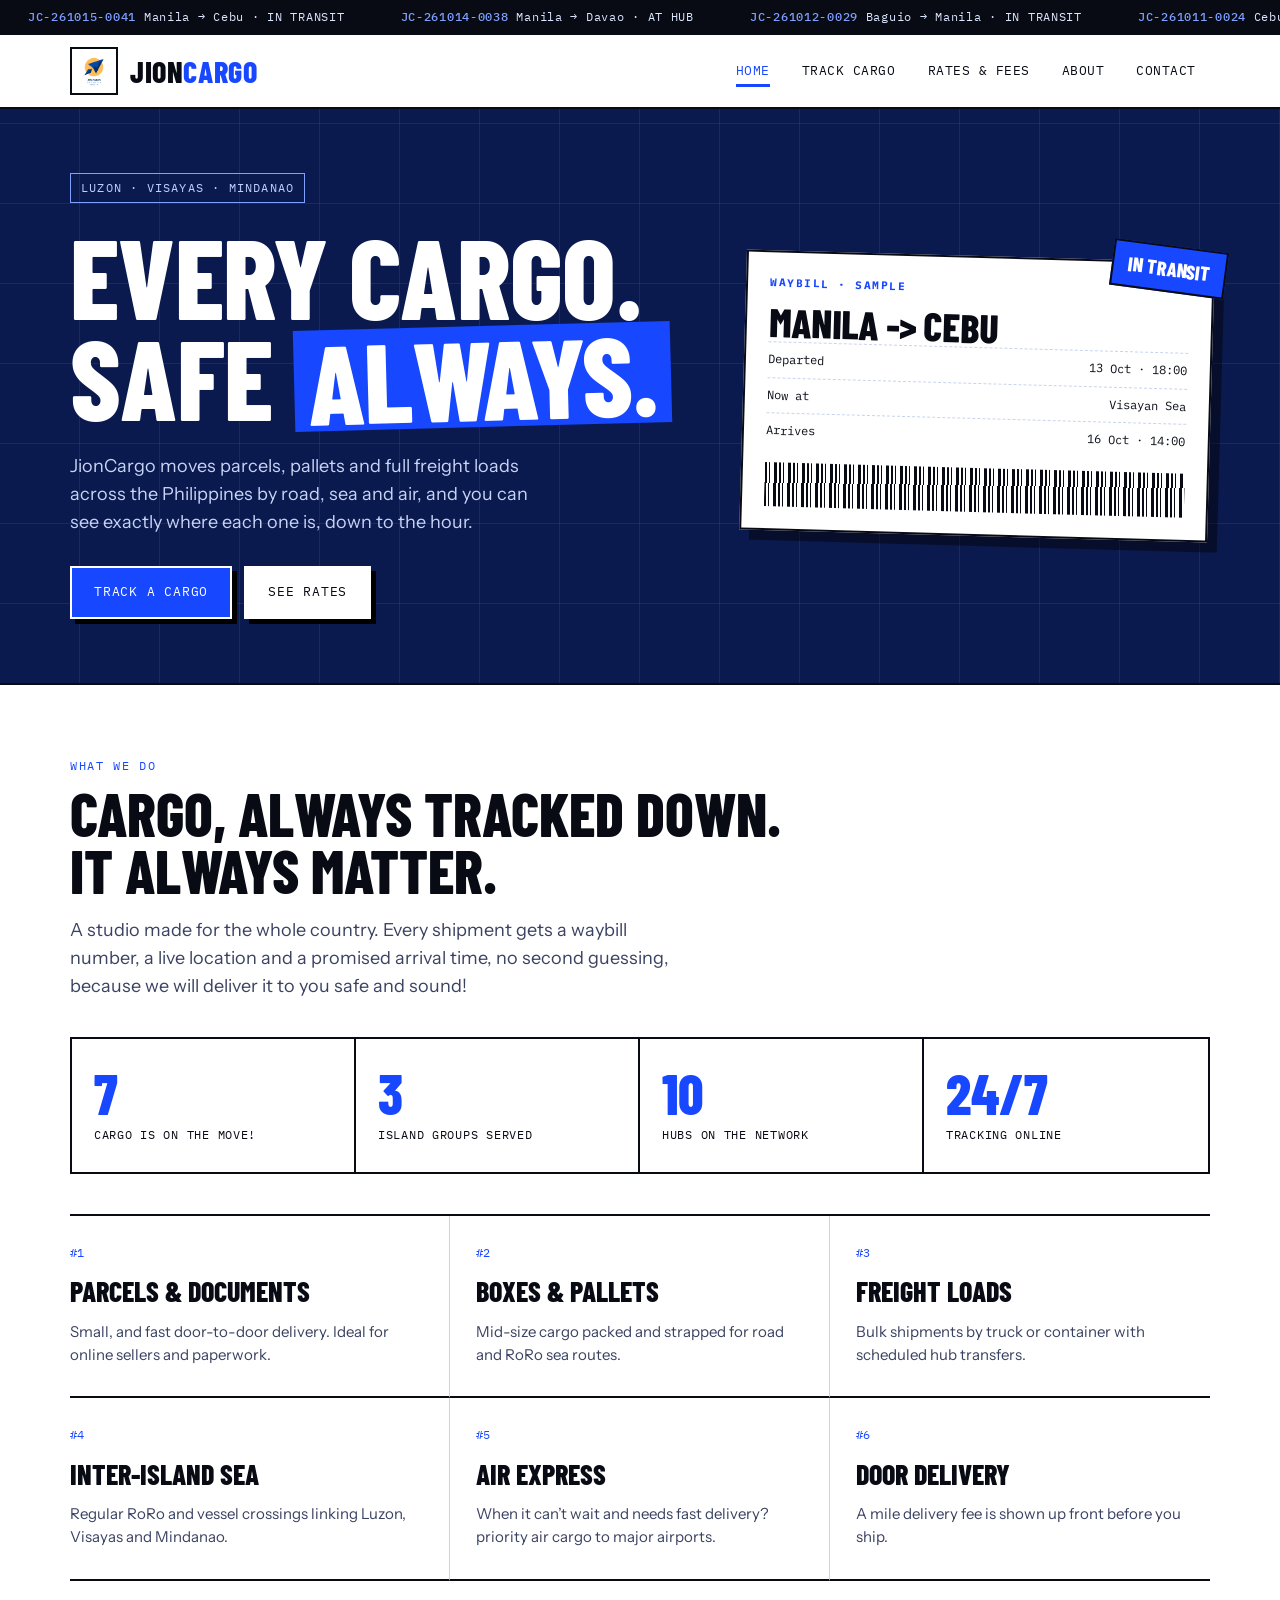
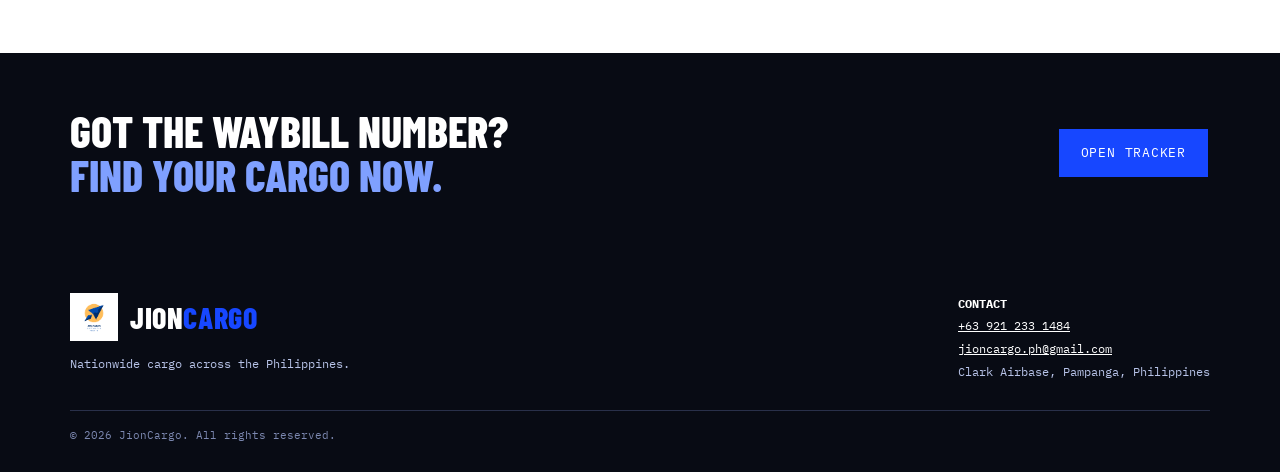
<file: index.html>
<!doctype html>
<html lang="en">
<head>
<meta charset="utf-8">
<meta name="viewport" content="width=device-width, initial-scale=1">
<title>JionCargo — Nationwide Cargo, Philippines</title>
<link rel="preconnect" href="https://fonts.googleapis.com">
<link rel="preconnect" href="https://fonts.gstatic.com" crossorigin>
<link href="https://fonts.googleapis.com/css2?family=Barlow+Condensed:wght@600;800&family=IBM+Plex+Mono:wght@400;500&family=Instrument+Sans:wght@400;500;600&display=swap" rel="stylesheet">
<link rel="stylesheet" href="styles.css">
</head>
<body>

<div class="strip"><div id="ticker"></div></div>

<header>
  <div class="wrap bar">
    <a class="brand" href="index.html">
      <span class="logo-box">
        <img src="logo.png" alt="JionCargo logo" onerror="var p=this.parentNode;this.remove();p.insertAdjacentHTML('beforeend','<span class=fallback>JC</span>')">
      </span>
      <span class="wordmark">Jion<i>Cargo</i></span>
    </a>
    <nav id="nav">
      <a href="index.html" class="on" aria-current="page">Home</a>
      <a href="track.html">Track Cargo</a>
      <a href="rates.html">Rates &amp; Fees</a>
      <a href="about.html">About</a>
      <a href="contact.html">Contact</a>
    </nav>
  </div>
</header>

<main class="page">
  <div class="hero">
    <div class="wrap">
      <div>
        <span class="tag">Luzon · Visayas · Mindanao</span>
        <h1>Every cargo.<br>Safe <em>always.</em></h1>
        <p>JionCargo moves parcels, pallets and full freight loads across the Philippines by road, sea and air, and you can see exactly where each one is, down to the hour.</p>
        <div class="cta">
          <a class="btn" href="track.html">Track a cargo</a>
          <a class="btn alt" href="rates.html">See rates</a>
        </div>
      </div>
      <div class="manifest" aria-hidden="true">
        <span class="stamp">In transit</span>
        <h4>Waybill · sample</h4>
        <div class="big">Manila -> Cebu</div>
        <div class="row"><span>Departed</span><span>13 Oct · 18:00</span></div>
        <div class="row"><span>Now at</span><span>Visayan Sea</span></div>
        <div class="row"><span>Arrives</span><span>16 Oct · 14:00</span></div>
        <div class="barcode"></div>
      </div>
    </div>
  </div>

  <section class="block">
    <div class="wrap">
      <div class="kicker">What we do</div>
      <h2>Cargo, always tracked down.<br>It always matter.</h2>
      <p class="lead">A studio made for the whole country. Every shipment gets a waybill number, a live location and a promised arrival time, no second guessing, because we will deliver it to you safe and sound!</p>

      <div class="numbers">
        <div><strong id="n-active">0</strong><span>Cargo is on the move!</span></div>
        <div><strong>3</strong><span>Island groups served</span></div>
        <div><strong id="n-hubs">0</strong><span>Hubs on the network</span></div>
        <div><strong>24/7</strong><span>Tracking online</span></div>
      </div>

      <div class="services">
        <div class="svc"><div class="no">#1</div><h3>Parcels &amp; documents</h3><p>Small, and fast door-to-door delivery. Ideal for online sellers and paperwork.</p></div>
        <div class="svc"><div class="no">#2</div><h3>Boxes &amp; pallets</h3><p>Mid-size cargo packed and strapped for road and RoRo sea routes.</p></div>
        <div class="svc"><div class="no">#3</div><h3>Freight loads</h3><p>Bulk shipments by truck or container with scheduled hub transfers.</p></div>
        <div class="svc"><div class="no">#4</div><h3>Inter-island sea</h3><p>Regular RoRo and vessel crossings linking Luzon, Visayas and Mindanao.</p></div>
        <div class="svc"><div class="no">#5</div><h3>Air express</h3><p>When it can’t wait and needs fast delivery? priority air cargo to major airports.</p></div>
        <div class="svc"><div class="no">#6</div><h3>Door delivery</h3><p>A mile delivery fee is shown up front before you ship.</p></div>
      </div>
    </div>
  </section>

  <div class="band">
    <div class="wrap">
      <h3>Got the waybill number?<br><span>Find your cargo now.</span></h3>
      <a class="btn" href="track.html">Open tracker</a>
    </div>
  </div>
</main>

<footer>
  <div class="wrap">
    <div>
      <a class="brand" href="index.html" style="margin-bottom:12px">
        <span class="logo-box">
          <img src="logo.png" alt="JionCargo logo" onerror="var p=this.parentNode;this.remove();p.insertAdjacentHTML('beforeend','<span class=fallback>JC</span>')">
        </span>
        <span class="wordmark">Jion<i>Cargo</i></span>
      </a>
      <p>Nationwide cargo across the Philippines.</p>
    </div>
    <div>
      <p><b style="color:#fff">CONTACT</b><br>
      <span><a href="tel:+639212331484">+63 921 233 1484</a></span><br>
      <span><a href="mailto:jioncargo.ph@gmail.com">jioncargo.ph@gmail.com</a></span><br>
      <span>Clark Airbase, Pampanga, Philippines</span></p>
    </div>
  </div>
  <div class="wrap"><div class="copy" style="width:100%">© <span id="yr"></span> JionCargo. All rights reserved.</div></div>
</footer>

<script src="data.js"></script>
<script src="common.js"></script>
</body>
</html>
</file>
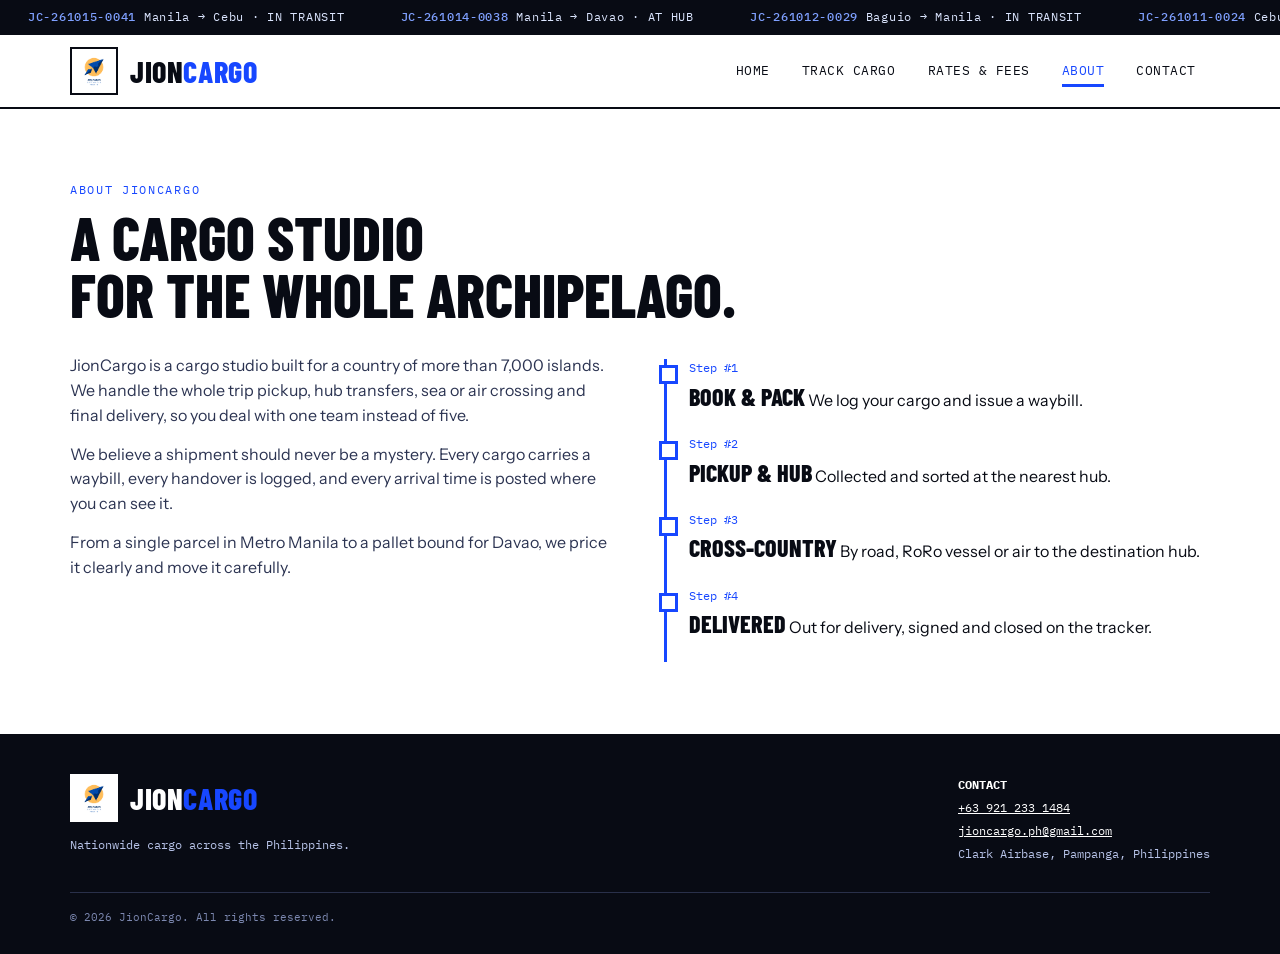
<file: about.html>
<!doctype html>
<html lang="en">
<head>
<meta charset="utf-8">
<meta name="viewport" content="width=device-width, initial-scale=1">
<title>About — JionCargo</title>
<link rel="preconnect" href="https://fonts.googleapis.com">
<link rel="preconnect" href="https://fonts.gstatic.com" crossorigin>
<link href="https://fonts.googleapis.com/css2?family=Barlow+Condensed:wght@600;800&family=IBM+Plex+Mono:wght@400;500&family=Instrument+Sans:wght@400;500;600&display=swap" rel="stylesheet">
<link rel="stylesheet" href="styles.css">
</head>
<body>

<div class="strip"><div id="ticker"></div></div>

<header>
  <div class="wrap bar">
    <a class="brand" href="index.html">
      <span class="logo-box">
        <img src="logo.png" alt="JionCargo logo" onerror="var p=this.parentNode;this.remove();p.insertAdjacentHTML('beforeend','<span class=fallback>JC</span>')">
      </span>
      <span class="wordmark">Jion<i>Cargo</i></span>
    </a>
    <nav id="nav">
      <a href="index.html">Home</a>
      <a href="track.html">Track Cargo</a>
      <a href="rates.html">Rates &amp; Fees</a>
      <a href="about.html" class="on" aria-current="page">About</a>
      <a href="contact.html">Contact</a>
    </nav>
  </div>
</header>

<main class="page">
  <section class="block">
    <div class="wrap">
      <div class="kicker">About JionCargo</div>
      <h2>A cargo studio<br>for the whole archipelago.</h2>
      <div class="two">
        <div>
          <p>JionCargo is a cargo studio built for a country of more than 7,000 islands. We handle the whole trip pickup, hub transfers, sea or air crossing and final delivery, so you deal with one team instead of five.</p>
          <p>We believe a shipment should never be a mystery. Every cargo carries a waybill, every handover is logged, and every arrival time is posted where you can see it.</p>
          <p>From a single parcel in Metro Manila to a pallet bound for Davao, we price it clearly and move it carefully.</p>
        </div>
        <div class="timeline">
          <div><span>Step #1</span><b>Book &amp; pack</b> We log your cargo and issue a waybill.</div>
          <div><span>Step #2</span><b>Pickup &amp; hub</b> Collected and sorted at the nearest hub.</div>
          <div><span>Step #3</span><b>Cross-country</b> By road, RoRo vessel or air to the destination hub.</div>
          <div><span>Step #4</span><b>Delivered</b> Out for delivery, signed and closed on the tracker.</div>
        </div>
      </div>
    </div>
  </section>
</main>

<footer>
  <div class="wrap">
    <div>
      <a class="brand" href="index.html" style="margin-bottom:12px">
        <span class="logo-box">
          <img src="logo.png" alt="JionCargo logo" onerror="var p=this.parentNode;this.remove();p.insertAdjacentHTML('beforeend','<span class=fallback>JC</span>')">
        </span>
        <span class="wordmark">Jion<i>Cargo</i></span>
      </a>
      <p>Nationwide cargo across the Philippines.</p>
    </div>
    <div>
      <p><b style="color:#fff">CONTACT</b><br>
      <span><a href="tel:+639212331484">+63 921 233 1484</a></span><br>
      <span><a href="mailto:jioncargo.ph@gmail.com">jioncargo.ph@gmail.com</a></span><br>
      <span>Clark Airbase, Pampanga, Philippines</span></p>
    </div>
  </div>
  <div class="wrap"><div class="copy" style="width:100%">© <span id="yr"></span> JionCargo. All rights reserved.</div></div>
</footer>

<script src="data.js"></script>
<script src="common.js"></script>
</body>
</html>
</file>
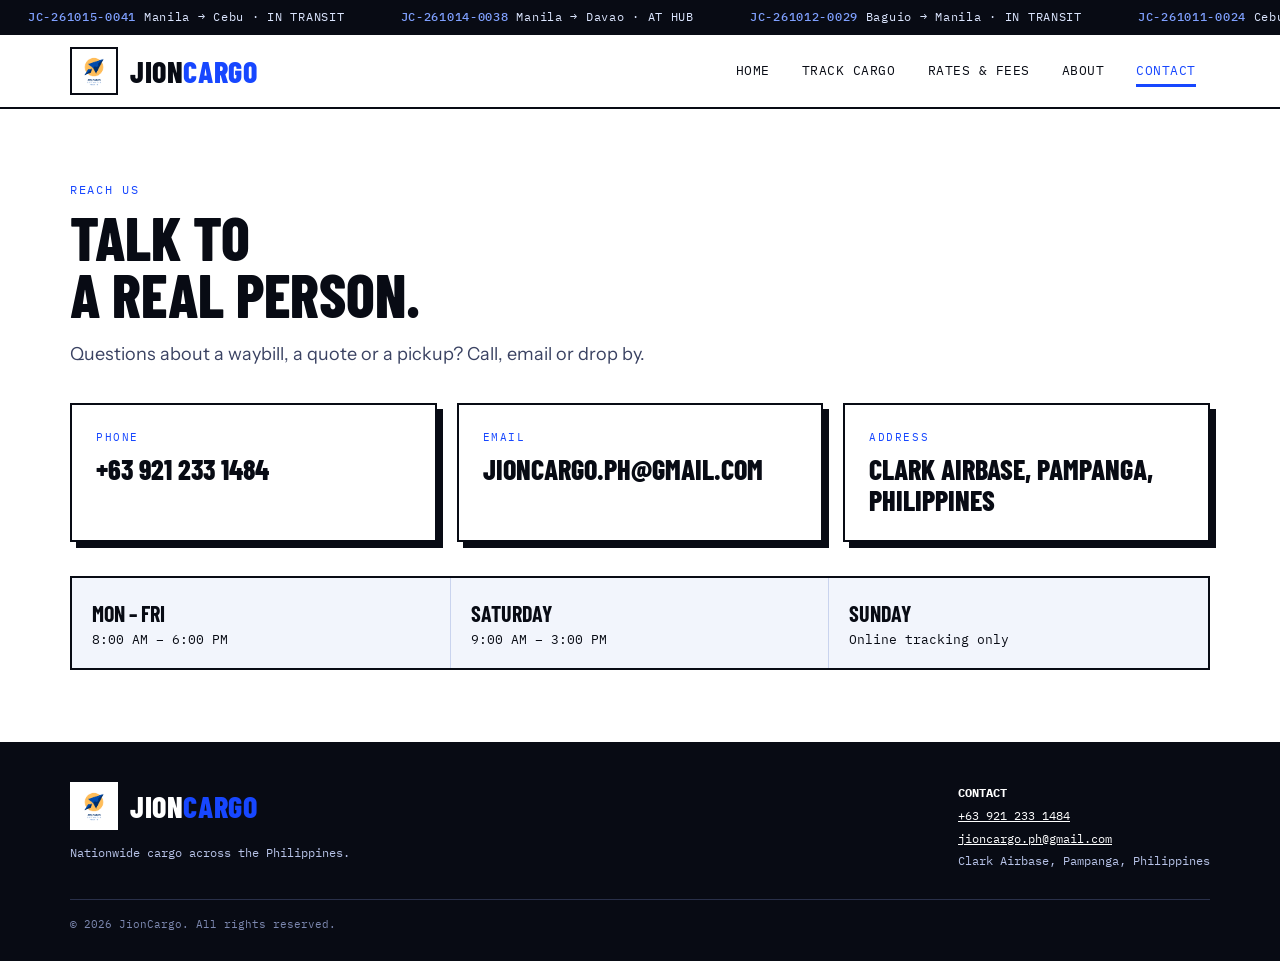
<file: contact.html>
<!doctype html>
<html lang="en">
<head>
<meta charset="utf-8">
<meta name="viewport" content="width=device-width, initial-scale=1">
<title>Contact — JionCargo</title>
<link rel="preconnect" href="https://fonts.googleapis.com">
<link rel="preconnect" href="https://fonts.gstatic.com" crossorigin>
<link href="https://fonts.googleapis.com/css2?family=Barlow+Condensed:wght@600;800&family=IBM+Plex+Mono:wght@400;500&family=Instrument+Sans:wght@400;500;600&display=swap" rel="stylesheet">
<link rel="stylesheet" href="styles.css">
</head>
<body>

<div class="strip"><div id="ticker"></div></div>

<header>
  <div class="wrap bar">
    <a class="brand" href="index.html">
      <span class="logo-box">
        <img src="logo.png" alt="JionCargo logo" onerror="var p=this.parentNode;this.remove();p.insertAdjacentHTML('beforeend','<span class=fallback>JC</span>')">
      </span>
      <span class="wordmark">Jion<i>Cargo</i></span>
    </a>
    <nav id="nav">
      <a href="index.html">Home</a>
      <a href="track.html">Track Cargo</a>
      <a href="rates.html">Rates &amp; Fees</a>
      <a href="about.html">About</a>
      <a href="contact.html" class="on" aria-current="page">Contact</a>
    </nav>
  </div>
</header>

<main class="page">
  <section class="block">
    <div class="wrap">
      <div class="kicker">Reach us</div>
      <h2>Talk to<br>a real person.</h2>
      <p class="lead">Questions about a waybill, a quote or a pickup? Call, email or drop by.</p>
      <div class="cards">
        <div class="card"><div class="lab">Phone</div><div class="val"><a href="tel:+639212331484">+63 921 233 1484</a></div></div>
        <div class="card"><div class="lab">Email</div><div class="val"><a href="mailto:jioncargo.ph@gmail.com">jioncargo.ph@gmail.com</a></div></div>
        <div class="card"><div class="lab">Address</div><div class="val">Clark Airbase, Pampanga, Philippines</div></div>
      </div>
      <div class="hours">
        <div><b>Mon – Fri</b>8:00 AM – 6:00 PM</div>
        <div><b>Saturday</b>9:00 AM – 3:00 PM</div>
        <div><b>Sunday</b>Online tracking only</div>
      </div>
    </div>
  </section>
</main>

<footer>
  <div class="wrap">
    <div>
      <a class="brand" href="index.html" style="margin-bottom:12px">
        <span class="logo-box">
          <img src="logo.png" alt="JionCargo logo" onerror="var p=this.parentNode;this.remove();p.insertAdjacentHTML('beforeend','<span class=fallback>JC</span>')">
        </span>
        <span class="wordmark">Jion<i>Cargo</i></span>
      </a>
      <p>Nationwide cargo across the Philippines.</p>
    </div>
    <div>
      <p><b style="color:#fff">CONTACT</b><br>
      <span><a href="tel:+639212331484">+63 921 233 1484</a></span><br>
      <span><a href="mailto:jioncargo.ph@gmail.com">jioncargo.ph@gmail.com</a></span><br>
      <span>Clark Airbase, Pampanga, Philippines</span></p>
    </div>
  </div>
  <div class="wrap"><div class="copy" style="width:100%">© <span id="yr"></span> JionCargo. All rights reserved.</div></div>
</footer>

<script src="data.js"></script>
<script src="common.js"></script>
</body>
</html>
</file>
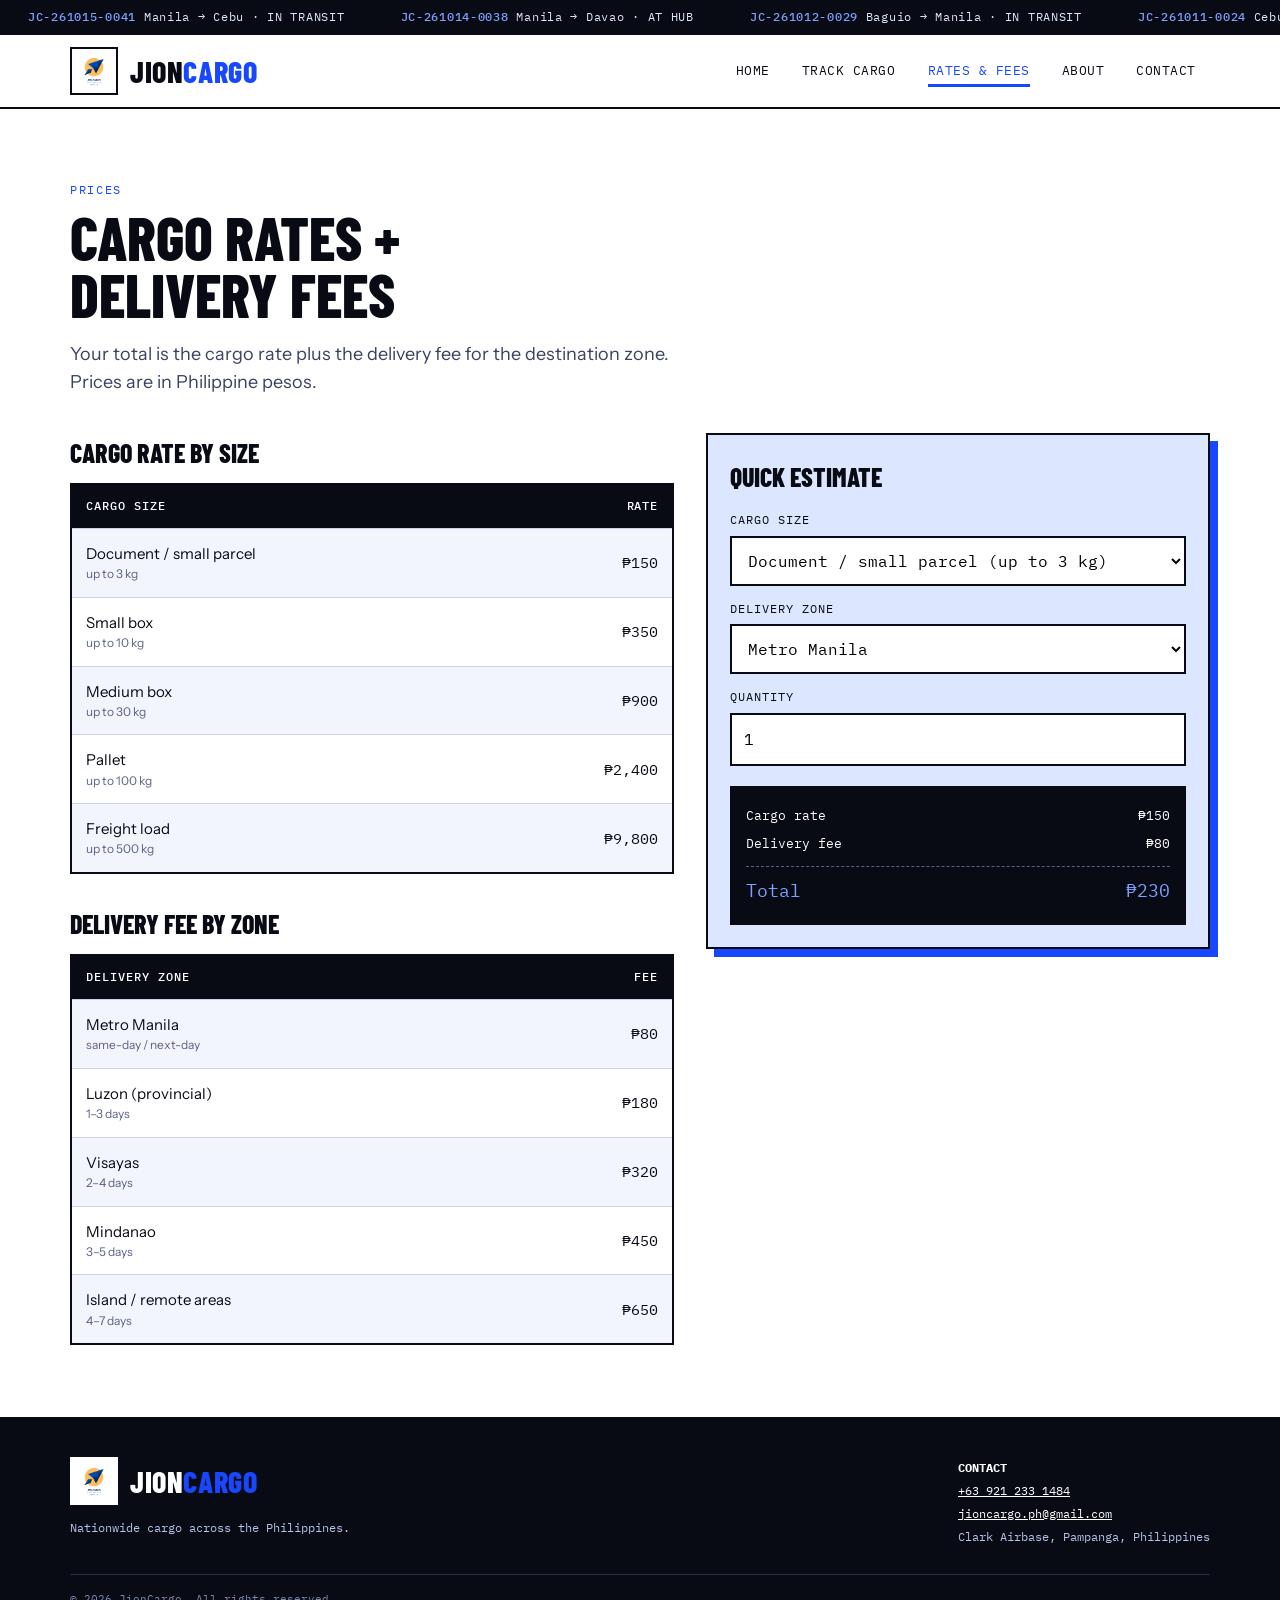
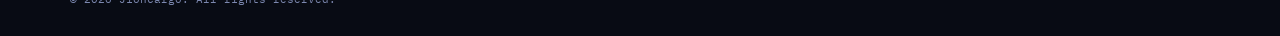
<file: rates.html>
<!doctype html>
<html lang="en">
<head>
<meta charset="utf-8">
<meta name="viewport" content="width=device-width, initial-scale=1">
<title>Rates & Fees — JionCargo</title>
<link rel="preconnect" href="https://fonts.googleapis.com">
<link rel="preconnect" href="https://fonts.gstatic.com" crossorigin>
<link href="https://fonts.googleapis.com/css2?family=Barlow+Condensed:wght@600;800&family=IBM+Plex+Mono:wght@400;500&family=Instrument+Sans:wght@400;500;600&display=swap" rel="stylesheet">
<link rel="stylesheet" href="styles.css">
</head>
<body>

<div class="strip"><div id="ticker"></div></div>

<header>
  <div class="wrap bar">
    <a class="brand" href="index.html">
      <span class="logo-box">
        <img src="logo.png" alt="JionCargo logo" onerror="var p=this.parentNode;this.remove();p.insertAdjacentHTML('beforeend','<span class=fallback>JC</span>')">
      </span>
      <span class="wordmark">Jion<i>Cargo</i></span>
    </a>
    <nav id="nav">
      <a href="index.html">Home</a>
      <a href="track.html">Track Cargo</a>
      <a href="rates.html" class="on" aria-current="page">Rates &amp; Fees</a>
      <a href="about.html">About</a>
      <a href="contact.html">Contact</a>
    </nav>
  </div>
</header>

<main class="page">
  <section class="block">
    <div class="wrap">
      <div class="kicker">Prices</div>
      <h2>Cargo rates +<br>delivery fees</h2>
      <p class="lead">Your total is the cargo rate plus the delivery fee for the destination zone. Prices are in Philippine pesos.</p>

      <div class="rate-grid">
        <div>
          <h3 class="sub">Cargo rate by size</h3>
          <table id="t-size"></table>
          <h3 class="sub" style="margin-top:30px">Delivery fee by zone</h3>
          <table id="t-zone"></table>
        </div>

        <div class="calc">
          <h3 class="sub">Quick estimate</h3>
          <label for="c-size">Cargo size</label>
          <select id="c-size"></select>
          <label for="c-zone">Delivery zone</label>
          <select id="c-zone"></select>
          <label for="c-qty">Quantity</label>
          <input id="c-qty" type="number" min="1" value="1">
          <div class="out">
            <div><span>Cargo rate</span><span id="o-cargo">—</span></div>
            <div><span>Delivery fee</span><span id="o-fee">—</span></div>
            <div class="t"><span>Total</span><span id="o-total">—</span></div>
          </div>
        </div>
      </div>
    </div>
  </section>
</main>

<footer>
  <div class="wrap">
    <div>
      <a class="brand" href="index.html" style="margin-bottom:12px">
        <span class="logo-box">
          <img src="logo.png" alt="JionCargo logo" onerror="var p=this.parentNode;this.remove();p.insertAdjacentHTML('beforeend','<span class=fallback>JC</span>')">
        </span>
        <span class="wordmark">Jion<i>Cargo</i></span>
      </a>
      <p>Nationwide cargo across the Philippines.</p>
    </div>
    <div>
      <p><b style="color:#fff">CONTACT</b><br>
      <span><a href="tel:+639212331484">+63 921 233 1484</a></span><br>
      <span><a href="mailto:jioncargo.ph@gmail.com">jioncargo.ph@gmail.com</a></span><br>
      <span>Clark Airbase, Pampanga, Philippines</span></p>
    </div>
  </div>
  <div class="wrap"><div class="copy" style="width:100%">© <span id="yr"></span> JionCargo. All rights reserved.</div></div>
</footer>

<script src="data.js"></script>
<script src="common.js"></script>
<script src="rates.js"></script>
</body>
</html>
</file>
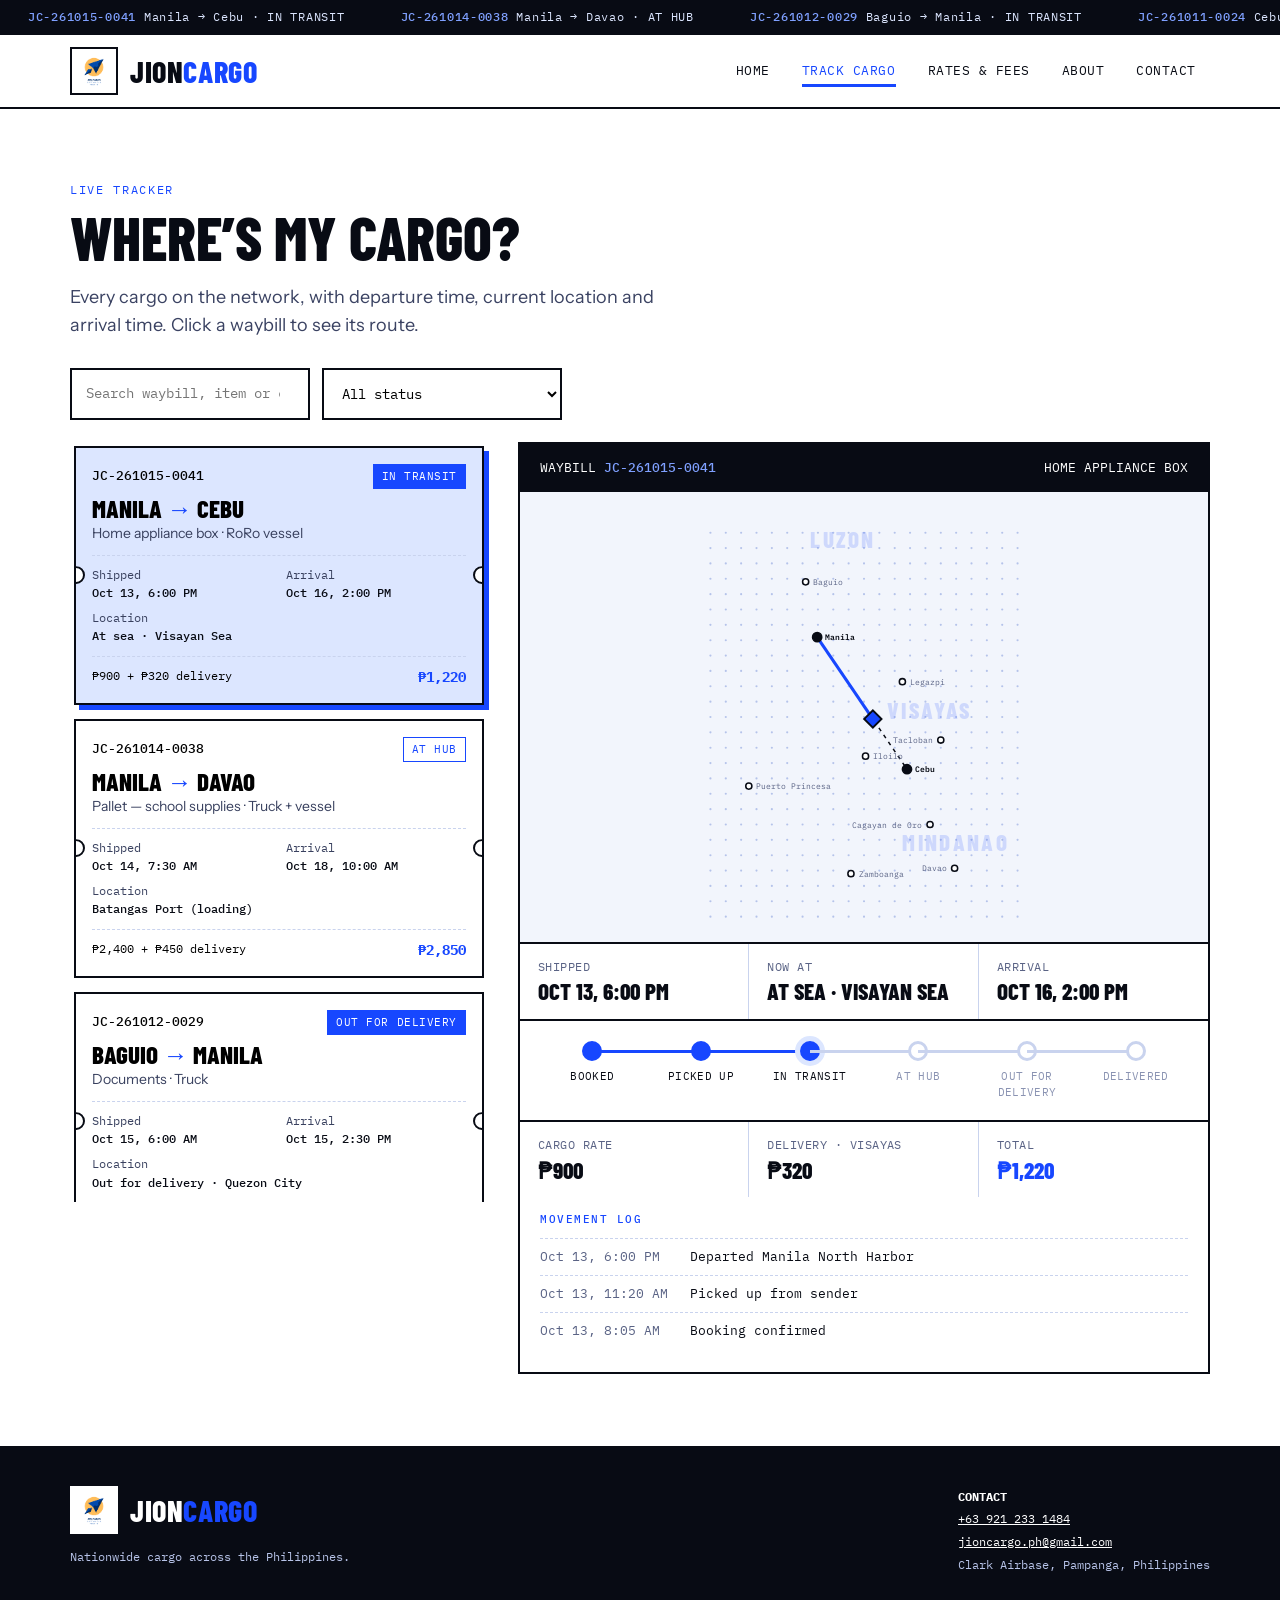
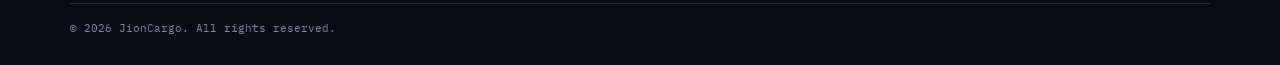
<file: track.html>
<!doctype html>
<html lang="en">
<head>
<meta charset="utf-8">
<meta name="viewport" content="width=device-width, initial-scale=1">
<title>Track Cargo — JionCargo</title>
<link rel="preconnect" href="https://fonts.googleapis.com">
<link rel="preconnect" href="https://fonts.gstatic.com" crossorigin>
<link href="https://fonts.googleapis.com/css2?family=Barlow+Condensed:wght@600;800&family=IBM+Plex+Mono:wght@400;500&family=Instrument+Sans:wght@400;500;600&display=swap" rel="stylesheet">
<link rel="stylesheet" href="styles.css">
</head>
<body>

<div class="strip"><div id="ticker"></div></div>

<header>
  <div class="wrap bar">
    <a class="brand" href="index.html">
      <span class="logo-box">
        <img src="logo.png" alt="JionCargo logo" onerror="var p=this.parentNode;this.remove();p.insertAdjacentHTML('beforeend','<span class=fallback>JC</span>')">
      </span>
      <span class="wordmark">Jion<i>Cargo</i></span>
    </a>
    <nav id="nav">
      <a href="index.html">Home</a>
      <a href="track.html" class="on" aria-current="page">Track Cargo</a>
      <a href="rates.html">Rates &amp; Fees</a>
      <a href="about.html">About</a>
      <a href="contact.html">Contact</a>
    </nav>
  </div>
</header>

<main class="page">
  <section class="block">
    <div class="wrap">
      <div class="kicker">Live tracker</div>
      <h2>Where’s my cargo?</h2>
      <p class="lead">Every cargo on the network, with departure time, current location and arrival time. Click a waybill to see its route.</p>

      <div class="tools">
        <input id="q" type="search" placeholder="Search waybill, item or city…" aria-label="Search cargo">
        <select id="f" aria-label="Filter by status">
          <option value="all">All status</option>
          <option value="go">In transit</option>
          <option value="hold">At hub / waiting</option>
          <option value="done">Delivered</option>
        </select>
      </div>

      <div class="track-grid">
        <div class="list" id="list"></div>
        <div class="detail" id="detail"></div>
      </div>
    </div>
  </section>
</main>

<footer>
  <div class="wrap">
    <div>
      <a class="brand" href="index.html" style="margin-bottom:12px">
        <span class="logo-box">
          <img src="logo.png" alt="JionCargo logo" onerror="var p=this.parentNode;this.remove();p.insertAdjacentHTML('beforeend','<span class=fallback>JC</span>')">
        </span>
        <span class="wordmark">Jion<i>Cargo</i></span>
      </a>
      <p>Nationwide cargo across the Philippines.</p>
    </div>
    <div>
      <p><b style="color:#fff">CONTACT</b><br>
      <span><a href="tel:+639212331484">+63 921 233 1484</a></span><br>
      <span><a href="mailto:jioncargo.ph@gmail.com">jioncargo.ph@gmail.com</a></span><br>
      <span>Clark Airbase, Pampanga, Philippines</span></p>
    </div>
  </div>
  <div class="wrap"><div class="copy" style="width:100%">© <span id="yr"></span> JionCargo. All rights reserved.</div></div>
</footer>

<script src="data.js"></script>
<script src="common.js"></script>
<script src="track.js"></script>
</body>
</html>
</file>
<file: styles.css>
:root{
  --ink:#080B14;        /* BLACK */
  --ink-2:#161B2B;
  --navy:#0A1A4F;       /* DEEP BLUE */
  --blue:#1747FF;       /* BLUE */
  --sky:#DCE6FF;        /* PALE BLUE */
  --paper:#FFFFFF;      /* WHITE */
  --mist:#F2F5FC;
  --line:#C9D3EE;
  --head:'Barlow Condensed','Arial Narrow',sans-serif;
  --mono:'IBM Plex Mono',ui-monospace,monospace;
  --body:'Instrument Sans',system-ui,sans-serif;
}
*{box-sizing:border-box;margin:0;padding:0}
html{scroll-behavior:smooth}
body{font-family:var(--body);color:var(--ink);background:var(--paper);line-height:1.55;-webkit-font-smoothing:antialiased}
a{color:inherit}
button{font:inherit;cursor:pointer}
.wrap{max-width:1180px;margin:0 auto;padding:0 20px}

/* TOP STRIP + HEADER/ING */
.strip{background:var(--ink);color:var(--sky);font-family:var(--mono);font-size:12px;letter-spacing:.06em;overflow:hidden;white-space:nowrap}
.strip div{display:inline-block;padding:8px 0;animation:slide 38s linear infinite}
.strip span{margin:0 28px}
.strip b{color:#7FA0FF;font-weight:500}
@keyframes slide{from{transform:translateX(0)}to{transform:translateX(-50%)}}

header{position:sticky;top:0;z-index:20;background:rgba(255,255,255,.94);backdrop-filter:blur(8px);border-bottom:2px solid var(--ink)}
.bar{display:flex;align-items:center;justify-content:space-between;gap:16px;min-height:72px}
.brand{display:flex;align-items:center;gap:12px;text-decoration:none}
.logo-box{width:48px;height:48px;border:2px solid var(--ink);display:grid;place-items:center;background:var(--mist);overflow:hidden}
.logo-box img{width:100%;height:100%;object-fit:contain;display:block}
.logo-box .fallback{font-family:var(--head);font-weight:800;font-size:20px;color:var(--blue)}
.wordmark{font-family:var(--head);font-weight:800;font-size:30px;letter-spacing:.02em;text-transform:uppercase;line-height:1}
.wordmark i{font-style:normal;color:var(--blue)}
nav{display:flex;gap:4px;flex-wrap:wrap}
nav a{display:block;text-decoration:none;background:none;border:0;padding:10px 14px;font-family:var(--mono);font-size:13px;letter-spacing:.04em;text-transform:uppercase;color:var(--ink);position:relative}
nav a::after{content:"";position:absolute;left:14px;right:14px;bottom:4px;height:3px;background:var(--blue);transform:scaleX(0);transform-origin:left;transition:transform .2s}
nav a:hover::after,nav a.on::after{transform:scaleX(1)}
nav a.on{color:var(--blue)}

/* PAGES */
.page{animation:rise .35s ease}
@keyframes rise{from{opacity:0;transform:translateY(8px)}to{opacity:1;transform:none}}

/* HERO */
.hero{background:var(--navy);color:#fff;position:relative;overflow:hidden;border-bottom:2px solid var(--ink)}
.hero::before{content:"";position:absolute;inset:0;background:
  repeating-linear-gradient(90deg,transparent 0 79px,rgba(255,255,255,.07) 79px 80px),
  repeating-linear-gradient(0deg,transparent 0 79px,rgba(255,255,255,.07) 79px 80px)}
.hero .wrap{position:relative;display:grid;grid-template-columns:1.15fr .85fr;gap:40px;padding-top:64px;padding-bottom:64px;align-items:center}
.tag{display:inline-block;font-family:var(--mono);font-size:12px;letter-spacing:.1em;text-transform:uppercase;border:1px solid #7FA0FF;color:#BFD0FF;padding:5px 10px;margin-bottom:22px}
.hero h1{font-family:var(--head);font-weight:800;text-transform:uppercase;font-size:clamp(54px,9vw,112px);line-height:.9;letter-spacing:-.005em}
.hero h1 em{font-style:normal;color:#fff;-webkit-text-stroke:0;background:var(--blue);padding:0 .12em;display:inline-block;transform:rotate(-1.5deg)}
.hero p{max-width:480px;margin:26px 0 30px;color:#C8D4F5;font-size:18px}
.cta{display:flex;gap:12px;flex-wrap:wrap}
.btn{display:inline-block;padding:14px 22px;font-family:var(--mono);font-size:13px;letter-spacing:.06em;text-transform:uppercase;border:2px solid var(--ink);background:var(--blue);color:#fff;text-decoration:none;box-shadow:5px 5px 0 var(--ink);transition:transform .12s,box-shadow .12s}
.btn:hover{transform:translate(2px,2px);box-shadow:3px 3px 0 var(--ink)}
.btn.alt{background:#fff;color:var(--ink)}
.hero .btn{border-color:#fff;box-shadow:5px 5px 0 #000}
.hero .btn.alt{border-color:#fff}

/* STAMP CARD IN HERO */
.manifest{background:#fff;color:var(--ink);border:2px solid var(--ink);padding:22px;transform:rotate(1.6deg);box-shadow:10px 10px 0 rgba(0,0,0,.45);position:relative}
.manifest h4{font-family:var(--mono);font-size:11px;letter-spacing:.14em;text-transform:uppercase;color:var(--blue);margin-bottom:10px}
.manifest .big{font-family:var(--head);font-weight:800;font-size:40px;line-height:1;text-transform:uppercase}
.manifest .row{display:flex;justify-content:space-between;font-family:var(--mono);font-size:12px;padding:8px 0;border-top:1px dashed var(--line)}
.manifest .row:first-of-type{margin-top:14px}
.barcode{height:44px;margin-top:14px;background:repeating-linear-gradient(90deg,var(--ink) 0 2px,#fff 2px 4px,var(--ink) 4px 5px,#fff 5px 9px,var(--ink) 9px 12px,#fff 12px 14px)}
.stamp{position:absolute;right:-14px;top:-18px;background:var(--blue);color:#fff;font-family:var(--head);font-weight:800;font-size:20px;text-transform:uppercase;padding:6px 14px;border:2px solid var(--ink);transform:rotate(6deg)}

/* SECTIONS */
section.block{padding:72px 0}
.kicker{font-family:var(--mono);font-size:12px;letter-spacing:.14em;text-transform:uppercase;color:var(--blue);margin-bottom:10px}
h2{font-family:var(--head);font-weight:800;text-transform:uppercase;font-size:clamp(36px,5vw,60px);line-height:.95;margin-bottom:18px}
.lead{max-width:620px;color:#3A4262;font-size:18px}

.numbers{display:grid;grid-template-columns:repeat(4,1fr);border:2px solid var(--ink);margin-top:36px}
.numbers div{padding:26px 22px;border-right:2px solid var(--ink);background:#fff}
.numbers div:last-child{border-right:0}
.numbers strong{display:block;font-family:var(--head);font-weight:800;font-size:56px;line-height:1;color:var(--blue)}
.numbers span{font-family:var(--mono);font-size:12px;letter-spacing:.06em;text-transform:uppercase}

.services{display:grid;grid-template-columns:repeat(3,1fr);gap:0;margin-top:40px;border-top:2px solid var(--ink)}
.svc{padding:28px 26px 30px 0;border-bottom:2px solid var(--ink);border-right:1px solid var(--line);padding-left:26px}
.svc:nth-child(3n){border-right:0}
.svc:nth-child(3n+1){padding-left:0}
.svc .no{font-family:var(--mono);font-size:12px;color:var(--blue)}
.svc h3{font-family:var(--head);font-weight:800;font-size:28px;text-transform:uppercase;margin:8px 0 6px}
.svc p{color:#3A4262;font-size:15px}

.band{background:var(--ink);color:#fff;padding:56px 0}
.band .wrap{display:flex;align-items:center;justify-content:space-between;gap:24px;flex-wrap:wrap}
.band h3{font-family:var(--head);font-weight:800;font-size:44px;text-transform:uppercase;line-height:1}
.band h3 span{color:#7FA0FF}

/* TRACKING */
.tools{display:flex;gap:12px;flex-wrap:wrap;margin:28px 0 22px}
.tools input,.tools select{font:inherit;font-family:var(--mono);font-size:14px;padding:13px 14px;border:2px solid var(--ink);background:#fff;min-width:240px}
.tools input:focus,.tools select:focus{outline:3px solid var(--sky)}
.track-grid{display:grid;grid-template-columns:420px 1fr;gap:28px;align-items:start}
.list{display:flex;flex-direction:column;gap:14px;max-height:760px;overflow:auto;padding:4px 6px 10px 4px}
.way{background:#fff;border:2px solid var(--ink);padding:16px 16px 14px;text-align:left;position:relative;width:100%;transition:transform .12s,box-shadow .12s}
.way::before,.way::after{content:"";position:absolute;top:50%;width:14px;height:14px;background:var(--paper);border:2px solid var(--ink);border-radius:50%;transform:translateY(-50%)}
.way::before{left:-9px;clip-path:inset(0 0 0 50%)}
.way::after{right:-9px;clip-path:inset(0 50% 0 0)}
.way:hover{transform:translate(-2px,-2px);box-shadow:5px 5px 0 var(--ink)}
.way.sel{background:var(--sky);box-shadow:5px 5px 0 var(--blue)}
.way .top{display:flex;justify-content:space-between;gap:8px;align-items:center}
.way .id{font-family:var(--mono);font-size:13px;font-weight:500}
.chip{font-family:var(--mono);font-size:11px;text-transform:uppercase;letter-spacing:.05em;padding:3px 8px;border:1.5px solid var(--ink);background:#fff}
.chip.go{background:var(--blue);color:#fff;border-color:var(--blue)}
.chip.done{background:var(--ink);color:#fff}
.chip.hold{background:#fff;color:var(--blue);border-color:var(--blue)}
.way .route{font-family:var(--head);font-weight:800;font-size:25px;text-transform:uppercase;margin:6px 0 2px;line-height:1.05}
.way .route b{color:var(--blue);font-weight:800}
.way .meta{display:grid;grid-template-columns:1fr 1fr;gap:6px 14px;font-family:var(--mono);font-size:12px;color:#39415F;border-top:1px dashed var(--line);margin-top:10px;padding-top:10px}
.way .meta b{display:block;color:var(--ink);font-weight:500}
.way .money{display:flex;justify-content:space-between;font-family:var(--mono);font-size:12px;margin-top:10px;padding-top:10px;border-top:1px dashed var(--line)}
.way .money strong{font-size:14px;color:var(--blue)}

.detail{border:2px solid var(--ink);background:#fff;position:sticky;top:96px}
.detail .dh{background:var(--ink);color:#fff;padding:14px 20px;display:flex;justify-content:space-between;flex-wrap:wrap;gap:8px;font-family:var(--mono);font-size:13px}
.detail .dh strong{color:#7FA0FF;font-weight:500}
.mapbox{background:var(--mist);border-bottom:2px solid var(--ink);padding:10px}
.mapbox svg{width:100%;height:auto;max-height:430px;display:block}
.facts{display:grid;grid-template-columns:repeat(3,1fr);border-bottom:2px solid var(--ink)}
.facts div{padding:14px 18px;border-right:1px solid var(--line);font-family:var(--mono);font-size:12px;text-transform:uppercase;letter-spacing:.04em;color:#5A6385}
.facts div:last-child{border-right:0}
.facts b{display:block;font-family:var(--head);font-weight:800;font-size:23px;color:var(--ink);letter-spacing:0;line-height:1.1;margin-top:3px}
.steps{display:flex;padding:20px 18px 6px}
.step{flex:1;text-align:center;position:relative;font-family:var(--mono);font-size:10.5px;text-transform:uppercase;letter-spacing:.03em;color:#8A93B2}
.step::before{content:"";position:absolute;top:9px;left:-50%;width:100%;height:3px;background:var(--line)}
.step:first-child::before{display:none}
.step i{display:block;width:20px;height:20px;border:3px solid var(--line);background:#fff;margin:0 auto 7px;position:relative;border-radius:50%}
.step.on{color:var(--ink)}
.step.on i{background:var(--blue);border-color:var(--blue)}
.step.on::before{background:var(--blue)}
.step.now i{box-shadow:0 0 0 5px var(--sky)}
.events{padding:14px 20px 22px;font-family:var(--mono);font-size:13px}
.events h5{font-size:11px;letter-spacing:.14em;text-transform:uppercase;color:var(--blue);margin-bottom:10px;font-weight:500}
.ev{display:grid;grid-template-columns:140px 1fr;gap:10px;padding:8px 0;border-top:1px dashed var(--line)}
.ev time{color:#5A6385}
.empty{padding:40px;text-align:center;font-family:var(--mono);color:#5A6385;border:2px dashed var(--line)}

@keyframes ping{0%{r:7;opacity:.9}100%{r:22;opacity:0}}
.ping{animation:ping 1.6s ease-out infinite}

/* RATES */
.rate-grid{display:grid;grid-template-columns:1.2fr 1fr;gap:32px;margin-top:36px;align-items:start}
table{width:100%;border-collapse:collapse;border:2px solid var(--ink);background:#fff}
th{background:var(--ink);color:#fff;font-family:var(--mono);font-weight:500;font-size:12px;letter-spacing:.08em;text-transform:uppercase;text-align:left;padding:12px 14px}
td{padding:13px 14px;border-top:1px solid var(--line);font-size:15px}
td.p{font-family:var(--mono);text-align:right;white-space:nowrap}
th.p{text-align:right}
tr:nth-child(even) td{background:var(--mist)}
td small{display:block;color:#5A6385;font-size:12px}
.sub{font-family:var(--head);font-weight:800;font-size:26px;text-transform:uppercase;margin:0 0 10px}
.calc{border:2px solid var(--ink);background:var(--sky);padding:22px;box-shadow:8px 8px 0 var(--blue)}
.calc label{display:block;font-family:var(--mono);font-size:12px;letter-spacing:.08em;text-transform:uppercase;margin:14px 0 6px}
.calc select,.calc input{width:100%;padding:12px;font:inherit;font-family:var(--mono);border:2px solid var(--ink);background:#fff}
.calc .out{margin-top:20px;background:var(--ink);color:#fff;padding:16px;font-family:var(--mono);font-size:13px}
.calc .out div{display:flex;justify-content:space-between;padding:4px 0}
.calc .out .t{border-top:1px dashed #5A6385;margin-top:8px;padding-top:10px;font-size:18px;color:#7FA0FF}
.note{font-family:var(--mono);font-size:12px;color:#5A6385;margin-top:14px}

/* ABOUT AND CONTACT */
.two{display:grid;grid-template-columns:1fr 1fr;gap:48px;margin-top:30px}
.two p{margin-bottom:14px;color:#2C3452}
.timeline{border-left:3px solid var(--blue);padding-left:22px;margin-top:6px}
.timeline div{margin-bottom:20px;position:relative}
.timeline div::before{content:"";position:absolute;left:-30px;top:6px;width:13px;height:13px;background:#fff;border:3px solid var(--blue)}
.timeline b{font-family:var(--head);font-weight:800;font-size:24px;text-transform:uppercase}
.timeline span{display:block;font-family:var(--mono);font-size:12px;color:var(--blue)}
.cards{display:grid;grid-template-columns:repeat(3,1fr);gap:20px;margin-top:34px}
.card{border:2px solid var(--ink);padding:24px;background:#fff;box-shadow:6px 6px 0 var(--ink)}
.card .lab{font-family:var(--mono);font-size:11px;letter-spacing:.14em;text-transform:uppercase;color:var(--blue)}
.card .val{font-family:var(--head);font-weight:800;font-size:28px;text-transform:uppercase;margin-top:8px;line-height:1.1;word-break:break-word}
.card .val a{text-decoration:none}
.card .val a:hover{color:var(--blue)}
.hours{margin-top:34px;border:2px solid var(--ink);display:grid;grid-template-columns:repeat(3,1fr);background:var(--mist)}
.hours div{padding:18px 20px;border-right:1px solid var(--line);font-family:var(--mono);font-size:13px}
.hours div:last-child{border-right:0}
.hours b{display:block;font-family:var(--head);font-size:22px;text-transform:uppercase}

/* FOOTER- */
footer{background:var(--ink);color:#B7C3E8;margin-top:0;padding:40px 0 28px}
footer .wrap{display:flex;justify-content:space-between;gap:30px;flex-wrap:wrap}
footer .wordmark{color:#fff}
footer .logo-box{border-color:#fff}
footer p{font-family:var(--mono);font-size:12px;line-height:1.9}
footer a{color:#fff}
.copy{border-top:1px solid #29304A;margin-top:26px;padding-top:16px;font-family:var(--mono);font-size:11px;color:#7C88B0}

/* RESPONSIVE WEB DESIGN */
@media (max-width:980px){
  .hero .wrap,.track-grid,.rate-grid,.two{grid-template-columns:1fr}
  .manifest{transform:none;max-width:420px}
  .detail{position:static}
  .services,.cards,.hours{grid-template-columns:1fr}
  .svc{border-right:0;padding-left:0}
  .numbers{grid-template-columns:1fr 1fr}
  .numbers div:nth-child(2){border-right:0}
  .numbers div:nth-child(-n+2){border-bottom:2px solid var(--ink)}
  .hours div{border-right:0;border-bottom:1px solid var(--line)}
  .list{max-height:none}
}
@media (max-width:640px){
  .bar{flex-direction:column;align-items:flex-start;padding:10px 0}
  nav a{padding:8px 9px;font-size:12px}
  .facts{grid-template-columns:1fr}
  .facts div{border-right:0;border-bottom:1px solid var(--line)}
  .step{font-size:9px}
  .ev{grid-template-columns:1fr;gap:0}
}
</file>
